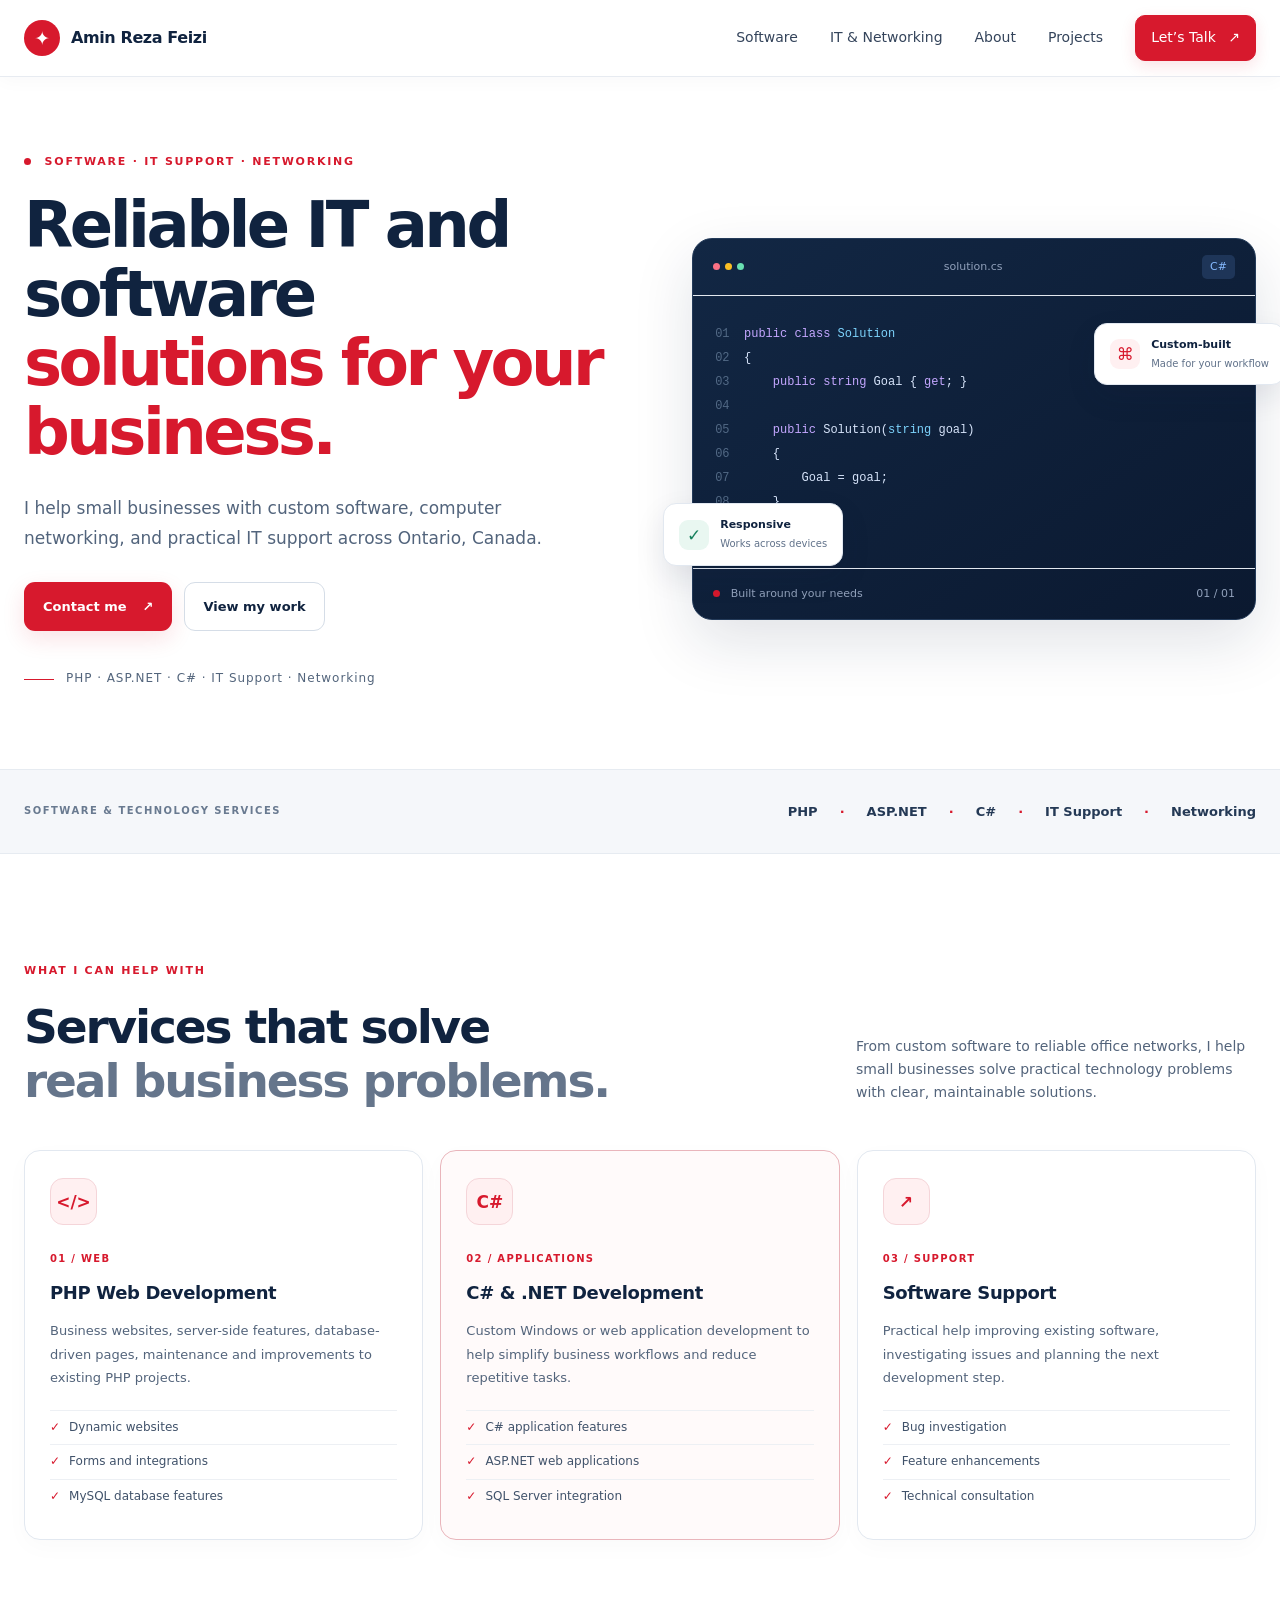
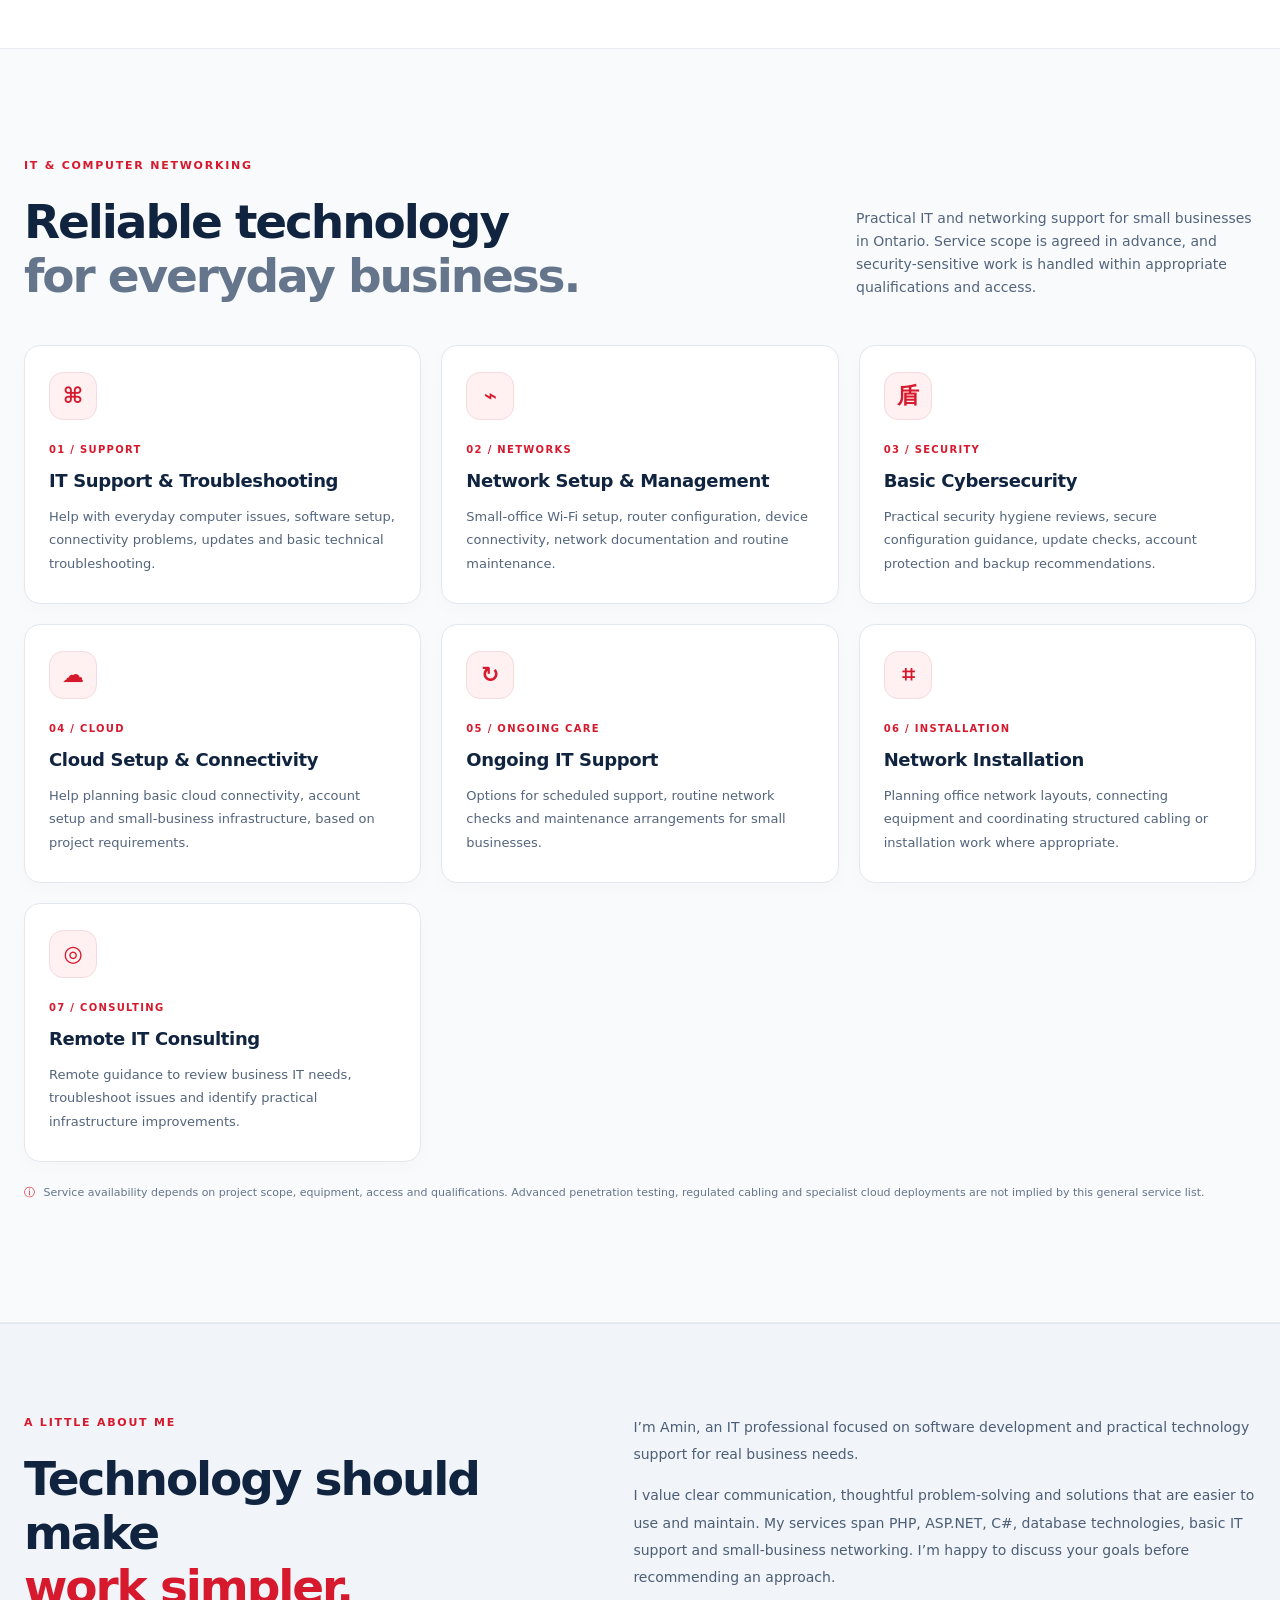
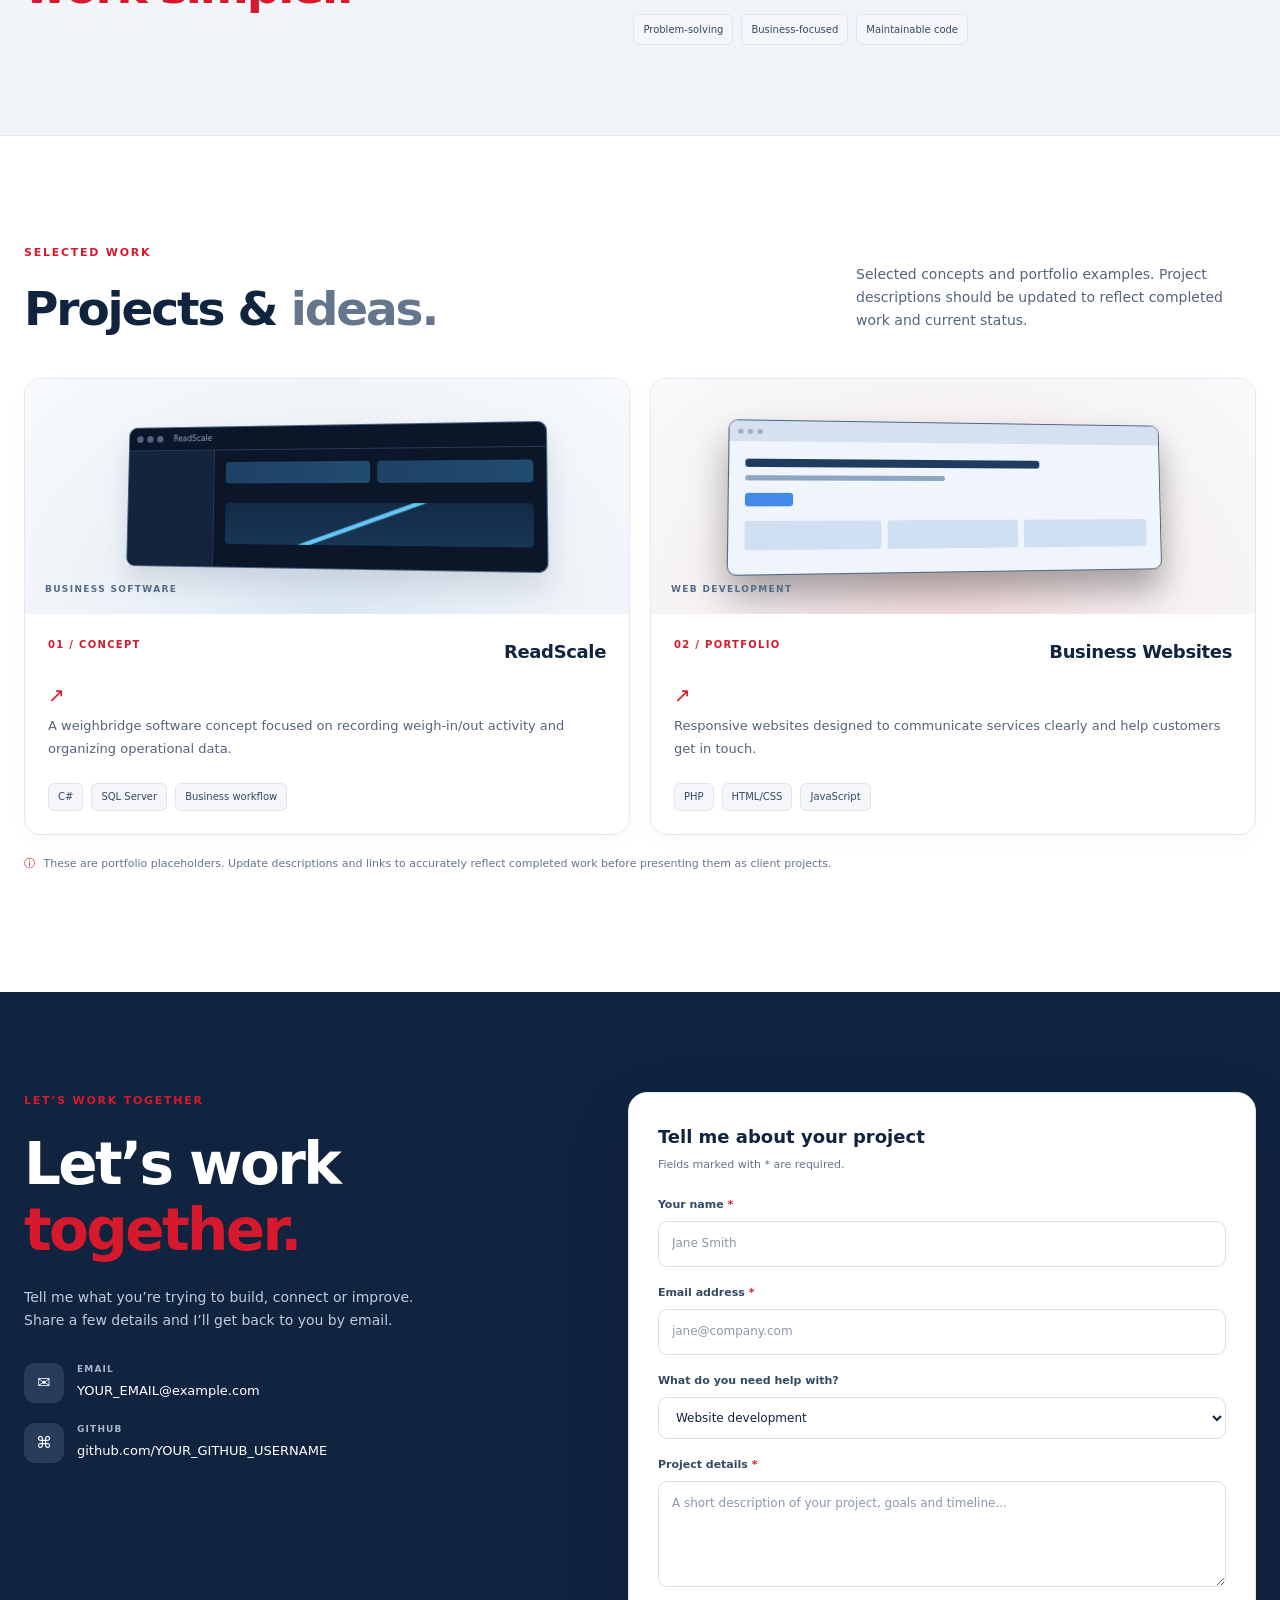
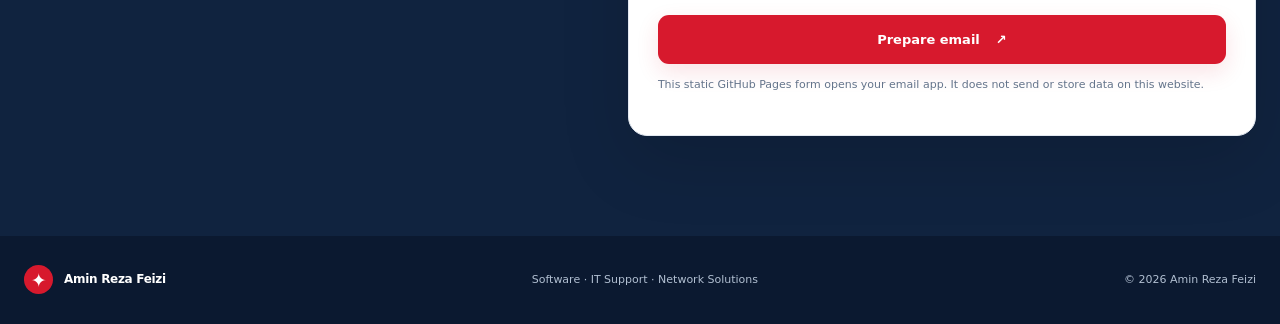
<file: index.html>
<!doctype html>
<html lang="en">
<head>
  <meta charset="utf-8">
  <meta name="viewport" content="width=device-width, initial-scale=1">
  <meta name="theme-color" content="#ffffff">
  <meta name="description" content="Software development, IT support, computer networking, and small-business technology services in Ontario, Canada.">
  <title>Amin Reza Feizi | Software & IT Solutions</title>
  <link rel="stylesheet" href="styles.css">
  <script defer src="script.js"></script>
</head>
<body>
  <a class="skip-link" href="#main">Skip to content</a>
  <header class="site-header">
    <nav class="nav container" aria-label="Main navigation">
      <a class="brand" href="#home" aria-label="Amin Reza Feizi home"><span class="brand-mark" aria-hidden="true">✦</span><span>Amin Reza Feizi</span></a>
      <button class="menu-toggle" aria-expanded="false" aria-controls="nav-links" aria-label="Open navigation"><span></span><span></span><span></span></button>
      <div class="nav-links" id="nav-links">
        <a href="#services">Software</a>
        <a href="#networking">IT & Networking</a>
        <a href="#about">About</a>
        <a href="#projects">Projects</a>
        <a href="#contact" class="nav-cta">Let’s Talk <span aria-hidden="true">↗</span></a>
      </div>
    </nav>
  </header>

  <main id="main">
    <section class="hero section container" id="home">
      <div class="hero-copy">
        <p class="eyebrow"><span class="status-dot"></span> SOFTWARE · IT SUPPORT · NETWORKING</p>
        <h1>Reliable IT and software<br><span class="gradient-text">solutions for your business.</span></h1>
        <p class="hero-intro">I help small businesses with custom software, computer networking, and practical IT support across Ontario, Canada.</p>
        <div class="hero-actions">
          <a class="button button-primary" href="#contact">Contact me <span aria-hidden="true">↗</span></a>
          <a class="button button-secondary" href="#projects">View my work</a>
        </div>
        <div class="hero-proof"><span class="proof-line"></span><p>PHP · ASP.NET · C# · IT Support · Networking</p></div>
      </div>
      <div class="code-card" aria-label="Illustrative code card">
        <div class="code-top"><div class="window-dots"><i></i><i></i><i></i></div><span>solution.cs</span><span class="code-badge">C#</span></div>
        <pre><code><span class="code-muted">01</span>  <span class="code-purple">public class</span> <span class="code-blue">Solution</span>
<span class="code-muted">02</span>  {
<span class="code-muted">03</span>      <span class="code-purple">public string</span> Goal { <span class="code-purple">get</span>; }
<span class="code-muted">04</span>
<span class="code-muted">05</span>      <span class="code-purple">public</span> Solution(<span class="code-blue">string</span> goal)
<span class="code-muted">06</span>      {
<span class="code-muted">07</span>          Goal = goal;
<span class="code-muted">08</span>      }
<span class="code-muted">09</span>  }</code></pre>
        <div class="code-bottom"><span><span class="status-dot"></span> Built around your needs</span><span>01 / 01</span></div>
        <div class="floating-chip chip-one"><span class="chip-icon">⌘</span><span><strong>Custom-built</strong><small>Made for your workflow</small></span></div>
        <div class="floating-chip chip-two"><span class="chip-icon chip-icon-green">✓</span><span><strong>Responsive</strong><small>Works across devices</small></span></div>
      </div>
    </section>

    <section class="trust-strip">
      <div class="container trust-inner"><span>SOFTWARE & TECHNOLOGY SERVICES</span><div class="tech-list"><span>PHP</span><b>·</b><span>ASP.NET</span><b>·</b><span>C#</span><b>·</b><span>IT Support</span><b>·</b><span>Networking</span></div></div>
    </section>

    <section class="section container" id="services">
      <div class="section-heading">
        <div><p class="eyebrow">WHAT I CAN HELP WITH</p><h2>Services that solve<br><span class="muted-heading">real business problems.</span></h2></div>
        <p class="section-summary">From custom software to reliable office networks, I help small businesses solve practical technology problems with clear, maintainable solutions.</p>
      </div>
      <div class="service-grid">
        <article class="service-card"><div class="service-icon">&lt;/&gt;</div><p class="card-number">01 / WEB</p><h3>PHP Web Development</h3><p>Business websites, server-side features, database-driven pages, maintenance and improvements to existing PHP projects.</p><ul><li>Dynamic websites</li><li>Forms and integrations</li><li>MySQL database features</li></ul></article>
        <article class="service-card service-featured"><div class="service-icon">C#</div><p class="card-number">02 / APPLICATIONS</p><h3>C# & .NET Development</h3><p>Custom Windows or web application development to help simplify business workflows and reduce repetitive tasks.</p><ul><li>C# application features</li><li>ASP.NET web applications</li><li>SQL Server integration</li></ul></article>
        <article class="service-card"><div class="service-icon">↗</div><p class="card-number">03 / SUPPORT</p><h3>Software Support</h3><p>Practical help improving existing software, investigating issues and planning the next development step.</p><ul><li>Bug investigation</li><li>Feature enhancements</li><li>Technical consultation</li></ul></article>
      </div>
    </section>


    <section class="section network-section" id="networking">
      <div class="container">
        <div class="section-heading">
          <div><p class="eyebrow">IT & COMPUTER NETWORKING</p><h2>Reliable technology<br><span class="muted-heading">for everyday business.</span></h2></div>
          <p class="section-summary">Practical IT and networking support for small businesses in Ontario. Service scope is agreed in advance, and security-sensitive work is handled within appropriate qualifications and access.</p>
        </div>
        <div class="network-grid">
          <article class="network-card"><span class="network-icon">⌘</span><p class="card-number">01 / SUPPORT</p><h3>IT Support & Troubleshooting</h3><p>Help with everyday computer issues, software setup, connectivity problems, updates and basic technical troubleshooting.</p></article>
          <article class="network-card"><span class="network-icon">⌁</span><p class="card-number">02 / NETWORKS</p><h3>Network Setup & Management</h3><p>Small-office Wi-Fi setup, router configuration, device connectivity, network documentation and routine maintenance.</p></article>
          <article class="network-card"><span class="network-icon">盾</span><p class="card-number">03 / SECURITY</p><h3>Basic Cybersecurity</h3><p>Practical security hygiene reviews, secure configuration guidance, update checks, account protection and backup recommendations.</p></article>
          <article class="network-card"><span class="network-icon">☁</span><p class="card-number">04 / CLOUD</p><h3>Cloud Setup & Connectivity</h3><p>Help planning basic cloud connectivity, account setup and small-business infrastructure, based on project requirements.</p></article>
          <article class="network-card"><span class="network-icon">↻</span><p class="card-number">05 / ONGOING CARE</p><h3>Ongoing IT Support</h3><p>Options for scheduled support, routine network checks and maintenance arrangements for small businesses.</p></article>
          <article class="network-card"><span class="network-icon">⌗</span><p class="card-number">06 / INSTALLATION</p><h3>Network Installation</h3><p>Planning office network layouts, connecting equipment and coordinating structured cabling or installation work where appropriate.</p></article>
          <article class="network-card"><span class="network-icon">◎</span><p class="card-number">07 / CONSULTING</p><h3>Remote IT Consulting</h3><p>Remote guidance to review business IT needs, troubleshoot issues and identify practical infrastructure improvements.</p></article>
        </div>
        <p class="project-note network-note"><span aria-hidden="true">ⓘ</span> Service availability depends on project scope, equipment, access and qualifications. Advanced penetration testing, regulated cabling and specialist cloud deployments are not implied by this general service list.</p>
      </div>
    </section>

    <section class="about-section" id="about">
      <div class="container about-grid">
        <div><p class="eyebrow">A LITTLE ABOUT ME</p><h2>Technology should make<br><span class="gradient-text">work simpler.</span></h2></div>
        <div class="about-copy"><p>I’m Amin, an IT professional focused on software development and practical technology support for real business needs.</p><p>I value clear communication, thoughtful problem-solving and solutions that are easier to use and maintain. My services span PHP, ASP.NET, C#, database technologies, basic IT support and small-business networking. I’m happy to discuss your goals before recommending an approach.</p><div class="about-tags"><span>Problem-solving</span><span>Business-focused</span><span>Maintainable code</span></div></div>
      </div>
    </section>

    <section class="section container" id="projects">
      <div class="section-heading">
        <div><p class="eyebrow">SELECTED WORK</p><h2>Projects & <span class="muted-heading">ideas.</span></h2></div>
        <p class="section-summary">Selected concepts and portfolio examples. Project descriptions should be updated to reflect completed work and current status.</p>
      </div>
      <div class="project-grid">
        <article class="project-card"><div class="project-visual visual-scale"><div class="mini-window"><div class="mini-window-bar"><i></i><i></i><i></i><span>ReadScale</span></div><div class="mini-dashboard"><div class="mini-side"></div><div class="mini-content"><span></span><span></span><div class="mini-chart"></div></div></div></div><span class="visual-label">BUSINESS SOFTWARE</span></div><div class="project-info"><div><p class="card-number">01 / CONCEPT</p><h3>ReadScale</h3></div><span class="project-arrow">↗</span><p>A weighbridge software concept focused on recording weigh-in/out activity and organizing operational data.</p><div class="project-tags"><span>C#</span><span>SQL Server</span><span>Business workflow</span></div></div></article>
        <article class="project-card"><div class="project-visual visual-web"><div class="browser-mock"><div class="browser-top"><i></i><i></i><i></i></div><div class="browser-body"><div class="browser-line"></div><div class="browser-line short"></div><div class="browser-button"></div><div class="browser-blocks"><i></i><i></i><i></i></div></div></div><span class="visual-label">WEB DEVELOPMENT</span></div><div class="project-info"><div><p class="card-number">02 / PORTFOLIO</p><h3>Business Websites</h3></div><span class="project-arrow">↗</span><p>Responsive websites designed to communicate services clearly and help customers get in touch.</p><div class="project-tags"><span>PHP</span><span>HTML/CSS</span><span>JavaScript</span></div></div></article>
      </div>
      <p class="project-note"><span aria-hidden="true">ⓘ</span> These are portfolio placeholders. Update descriptions and links to accurately reflect completed work before presenting them as client projects.</p>
    </section>

    <section class="contact-section" id="contact">
      <div class="container contact-grid">
        <div class="contact-copy"><p class="eyebrow">LET’S WORK TOGETHER</p><h2>Let’s work<br><span class="gradient-text">together.</span></h2><p>Tell me what you’re trying to build, connect or improve. Share a few details and I’ll get back to you by email.</p><div class="contact-direct"><span class="direct-icon">✉</span><div><small>EMAIL</small><a id="email-link" href="mailto:YOUR_EMAIL@example.com">YOUR_EMAIL@example.com</a></div></div><div class="contact-direct"><span class="direct-icon">⌘</span><div><small>GITHUB</small><a id="github-link" href="https://github.com/YOUR_GITHUB_USERNAME" target="_blank" rel="noopener noreferrer">github.com/YOUR_GITHUB_USERNAME</a></div></div></div>
        <form class="contact-form" id="contact-form">
          <div class="form-heading"><h3>Tell me about your project</h3><p>Fields marked with * are required.</p></div>
          <label for="name">Your name <span>*</span></label><input id="name" name="name" autocomplete="name" required placeholder="Jane Smith">
          <label for="email">Email address <span>*</span></label><input id="email" name="email" type="email" autocomplete="email" required placeholder="jane@company.com">
          <label for="service">What do you need help with?</label><select id="service" name="service"><option value="Website development">Website development</option><option value="C# / .NET application">C# / .NET application</option><option value="PHP development">PHP development</option><option value="Bug fix or improvement">Bug fix or improvement</option><option value="IT support and troubleshooting">IT support and troubleshooting</option><option value="Network setup and maintenance">Network setup and maintenance</option><option value="Basic cybersecurity guidance">Basic cybersecurity guidance</option><option value="Cloud setup or IT consulting">Cloud setup or IT consulting</option><option value="Other">Other</option></select>
          <label for="message">Project details <span>*</span></label><textarea id="message" name="message" rows="4" required placeholder="A short description of your project, goals and timeline..."></textarea>
          <button class="button button-primary form-submit" type="submit">Prepare email <span aria-hidden="true">↗</span></button>
          <p class="form-hint">This static GitHub Pages form opens your email app. It does not send or store data on this website.</p>
          <p class="form-status" id="form-status" role="status" aria-live="polite"></p>
        </form>
      </div>
    </section>
  </main>

  <footer class="site-footer"><div class="container footer-inner"><a class="brand footer-brand" href="#home"><span class="brand-mark" aria-hidden="true">✦</span><span>Amin Reza Feizi</span></a><p>Software · IT Support · Network Solutions</p><span>© <span id="year"></span> Amin Reza Feizi</span></div></footer>
</body>
</html>
</file>
<file: styles.css>
:root{--bg:#080e1d;--bg2:#0b1427;--panel:#101d33;--panel2:#13223b;--text:#f4f7ff;--muted:#a5b2c9;--line:rgba(167,190,225,.15);--blue:#60a5fa;--cyan:#67e8f9;--green:#68e0b1;--radius:20px;--max:1160px}*{box-sizing:border-box}html{scroll-behavior:smooth;scroll-padding-top:90px}body{margin:0;background:var(--bg);color:var(--text);font-family:Inter,ui-sans-serif,system-ui,-apple-system,BlinkMacSystemFont,"Segoe UI",sans-serif;line-height:1.65;-webkit-font-smoothing:antialiased}a{color:inherit;text-decoration:none}button,input,textarea,select{font:inherit}.container{width:min(var(--max),calc(100% - 48px));margin-inline:auto}.section{padding-block:108px}.site-header{position:sticky;top:0;z-index:20;background:rgba(8,14,29,.82);backdrop-filter:blur(18px);border-bottom:1px solid var(--line)}.nav{height:76px;display:flex;align-items:center;justify-content:space-between}.brand{display:inline-flex;align-items:center;gap:11px;font-weight:750;letter-spacing:-.025em}.brand-mark{display:grid;place-items:center;width:34px;height:34px;border-radius:10px;background:linear-gradient(135deg,#3b82f6,#67e8f9);color:#061226;font-size:12px;font-weight:900}.nav-links{display:flex;align-items:center;gap:32px;color:#c3cde0;font-size:14px}.nav-links a:hover{color:white}.nav-cta{padding:10px 15px;border:1px solid var(--line);border-radius:10px;color:#fff!important}.nav-cta span{color:var(--cyan);margin-left:8px}.menu-toggle{display:none;background:none;border:0;padding:8px}.menu-toggle span{display:block;width:23px;height:2px;background:#fff;margin:5px}.hero{min-height:630px;display:grid;grid-template-columns:1.05fr .95fr;align-items:center;gap:60px;padding-top:90px;padding-bottom:100px}.eyebrow{font-size:11px;letter-spacing:.16em;font-weight:800;color:#91a8ca;margin:0 0 20px}.status-dot{display:inline-block;width:7px;height:7px;background:var(--green);border-radius:50%;margin-right:8px;box-shadow:0 0 12px #68e0b177}.hero h1{font-size:clamp(42px,5vw,66px);line-height:1.08;letter-spacing:-.055em;margin:0;font-weight:780}.gradient-text{background:linear-gradient(100deg,#7cb8ff 5%,#7ce7ef 95%);-webkit-background-clip:text;background-clip:text;color:transparent}.hero-intro{font-size:17px;max-width:520px;color:#b0bdd2;margin:25px 0 28px;line-height:1.8}.hero-actions{display:flex;flex-wrap:wrap;gap:12px}.button{display:inline-flex;align-items:center;justify-content:center;gap:16px;border:1px solid transparent;border-radius:11px;padding:13px 18px;font-weight:700;font-size:13px;cursor:pointer;transition:transform .2s,background .2s}.button:hover{transform:translateY(-2px)}.button-primary{background:#5b9cff;color:#061226;box-shadow:0 8px 28px #3b82f629}.button-primary:hover{background:#82b5ff}.button-secondary{border-color:#34435c;color:#e0e8f6;background:#0d172a}.hero-proof{display:flex;align-items:center;gap:12px;margin-top:38px;color:#7f91ad;font-size:12px;letter-spacing:.08em}.hero-proof p{margin:0}.proof-line{width:30px;height:1px;background:#526784}.code-card{position:relative;background:linear-gradient(145deg,#111f37,#0c1527);border:1px solid #283955;border-radius:20px;box-shadow:0 30px 80px #0005;transform:translateY(8px)}.code-top,.code-bottom{display:flex;align-items:center;justify-content:space-between;padding:16px 20px;color:#91a1bb;font-size:11px;border-bottom:1px solid var(--line)}.window-dots{display:flex;gap:5px}.window-dots i,.browser-top i,.mini-window-bar i{display:block;width:7px;height:7px;border-radius:50%;background:#536681}.window-dots i:first-child{background:#fb7185}.window-dots i:nth-child(2){background:#fbbf24}.window-dots i:nth-child(3){background:#68e0b1}.code-badge{padding:3px 8px;background:#1e3558;color:#86baff;border-radius:5px}.code-card pre{overflow:auto;margin:0;padding:26px 22px 30px;font-size:12px;line-height:2;color:#d7e4fa}.code-muted{color:#526985;user-select:none}.code-purple{color:#c4a7ff}.code-blue{color:#7dd3fc}.code-bottom{border-top:1px solid var(--line);border-bottom:0}.code-bottom .status-dot{margin-right:7px}.floating-chip{position:absolute;display:flex;align-items:center;gap:11px;padding:12px 15px;border-radius:13px;background:#14243c;border:1px solid #344966;box-shadow:0 15px 40px #0005}.floating-chip strong,.floating-chip small{display:block}.floating-chip strong{font-size:11px}.floating-chip small{font-size:10px;color:#8fa1bc;margin-top:2px}.chip-one{top:22%;right:-30px}.chip-two{bottom:14%;left:-30px}.chip-icon{display:grid;place-items:center;width:30px;height:30px;border-radius:9px;background:#1d3d68;color:#91c2ff;font-size:17px}.chip-icon-green{background:#173e3b;color:#68e0b1}.trust-strip{border-block:1px solid var(--line);background:#0a1222}.trust-inner{min-height:83px;display:flex;align-items:center;justify-content:space-between;gap:25px}.trust-inner>span{font-size:10px;letter-spacing:.15em;color:#7185a4;font-weight:800}.tech-list{display:flex;align-items:center;gap:22px;color:#c6d3e7;font-size:13px;font-weight:650}.tech-list b{color:#45617f}.section-heading{display:flex;align-items:end;justify-content:space-between;gap:45px;margin-bottom:42px}.section-heading h2,.about-grid h2,.contact-copy h2{font-size:clamp(34px,4vw,47px);line-height:1.15;letter-spacing:-.045em;margin:0}.muted-heading{color:#71839f}.section-summary{max-width:400px;color:var(--muted);font-size:14px;margin:0 0 4px}.service-grid{display:grid;grid-template-columns:repeat(3,1fr);gap:17px}.service-card{padding:27px 25px 25px;background:linear-gradient(145deg,#101b30,#0d1728);border:1px solid var(--line);border-radius:var(--radius);min-height:355px}.service-featured{border-color:#3b6fa6;background:linear-gradient(145deg,#122747,#0d192d)}.service-icon{display:grid;place-items:center;width:47px;height:47px;border-radius:13px;background:#1a2e4b;border:1px solid #2d4568;color:#8bc4ff;font-size:17px;font-weight:800;margin-bottom:26px}.card-number{font-size:10px;letter-spacing:.13em;color:#7187a7;font-weight:800;margin:0 0 10px}.service-card h3,.project-info h3{font-size:18px;letter-spacing:-.02em;margin:0 0 12px}.service-card>p:not(.card-number){font-size:13px;color:#9fadc3;line-height:1.8;margin:0}.service-card ul{padding:0;margin:20px 0 0;list-style:none;color:#c7d3e5;font-size:12px}.service-card li{padding:7px 0;border-top:1px solid #ffffff0c}.service-card li:before{content:"✓";color:#6eddb2;margin-right:9px}.about-section{background:linear-gradient(110deg,#0d182c,#0b1324);border-block:1px solid var(--line);padding-block:90px}.about-grid{display:grid;grid-template-columns:.9fr 1.1fr;gap:100px;align-items:start}.about-copy{color:#aab8ce;font-size:14px;line-height:1.95}.about-copy p:first-child{margin-top:0}.about-tags,.project-tags{display:flex;gap:8px;flex-wrap:wrap;margin-top:22px}.about-tags span,.project-tags span{font-size:10px;padding:5px 9px;border:1px solid #2d415e;border-radius:6px;color:#a9c5e8;background:#12213a}.project-grid{display:grid;grid-template-columns:repeat(2,1fr);gap:20px}.project-card{overflow:hidden;border:1px solid var(--line);border-radius:var(--radius);background:#0d1728}.project-visual{height:235px;position:relative;display:grid;place-items:center;overflow:hidden;background:radial-gradient(ellipse at 50% 100%,#1d4b74 0%,#11223c 48%,#0d1729 100%)}.visual-web{background:radial-gradient(ellipse at 50% 100%,#254b73 0%,#17263f 48%,#0d1729 100%)}.mini-window{width:70%;height:145px;border:1px solid #4c6586;border-radius:9px;background:#0b1629;overflow:hidden;box-shadow:0 20px 35px #0005;transform:perspective(600px) rotateY(-8deg) rotateX(3deg)}.mini-window-bar{height:24px;display:flex;align-items:center;gap:4px;padding:0 8px;border-bottom:1px solid #273a55;color:#94a8c5;font-size:8px}.mini-window-bar span{margin-left:7px}.mini-dashboard{display:flex;height:120px}.mini-side{width:22%;background:#13243c;border-right:1px solid #253751}.mini-content{flex:1;padding:12px;display:grid;grid-template-columns:1fr 1fr;gap:7px}.mini-content>span{height:22px;border-radius:4px;background:linear-gradient(90deg,#1e4165,#214c70)}.mini-chart{grid-column:1/3;height:42px;border-radius:4px;background:linear-gradient(160deg,transparent 45%,#65c7f4 46%,#65c7f4 48%,transparent 49%),linear-gradient(180deg,#122b47,#183654)}.visual-label{position:absolute;bottom:17px;left:20px;color:#8ca8cb;font-size:9px;letter-spacing:.15em;font-weight:800}.browser-mock{width:72%;height:150px;border:1px solid #4c6586;border-radius:9px;background:#f0f5fc;overflow:hidden;box-shadow:0 20px 35px #0005;transform:perspective(600px) rotateY(7deg) rotateX(3deg)}.browser-top{height:20px;background:#d6e1ef;display:flex;gap:4px;align-items:center;padding:0 8px}.browser-top i{width:5px;height:5px;background:#9aaec7}.browser-body{padding:17px 15px}.browser-line{height:8px;width:72%;border-radius:3px;background:#203b60;margin-bottom:8px}.browser-line.short{width:48%;height:5px;background:#8ea4c0}.browser-button{width:45px;height:13px;border-radius:3px;background:#4389e7;margin-top:12px}.browser-blocks{display:flex;gap:6px;margin-top:14px}.browser-blocks i{height:28px;flex:1;border-radius:3px;background:#d0e0f2}.project-info{padding:23px}.project-info>div:first-child{display:flex;justify-content:space-between;align-items:start}.project-arrow{color:#76baff;font-size:20px}.project-info>p:not(.card-number){color:#9eacc1;font-size:13px;line-height:1.8;margin:2px 0 0}.project-note{font-size:11px;color:#8192ad;margin-top:20px}.project-note span{color:#7cb8ff;margin-right:5px}.contact-section{padding-block:100px;background:linear-gradient(115deg,#0e1b30,#0a1324);border-top:1px solid var(--line)}.contact-grid{display:grid;grid-template-columns:.9fr 1.1fr;gap:90px;align-items:start}.contact-copy h2{font-size:clamp(42px,5vw,58px)}.contact-copy>p:not(.eyebrow){max-width:390px;color:#a3b2c8;font-size:14px;margin:22px 0 30px}.contact-direct{display:flex;align-items:center;gap:13px;margin-top:19px}.direct-icon{display:grid;place-items:center;width:40px;height:40px;border-radius:11px;background:#142945;color:#8dc4ff}.contact-direct small{display:block;color:#7388a7;letter-spacing:.13em;font-size:9px;font-weight:800}.contact-direct a{font-size:13px;color:#d9e7f8;overflow-wrap:anywhere}.contact-form{padding:29px;background:#0e192b;border:1px solid #283b56;border-radius:19px;box-shadow:0 25px 70px #0002}.form-heading h3{font-size:18px;margin:0 0 4px}.form-heading p,.form-hint{font-size:11px;color:#7f91ad;margin:0 0 22px}.contact-form label{display:block;font-size:11px;font-weight:700;color:#c6d2e4;margin:17px 0 7px}.contact-form label span{color:#78baff}.contact-form input,.contact-form textarea,.contact-form select{width:100%;border:1px solid #2a3d59;background:#0a1425;color:#e9f1fc;border-radius:9px;padding:12px 13px;font-size:12px;outline:none}.contact-form input:focus,.contact-form textarea:focus,.contact-form select:focus{border-color:#5b9cff;box-shadow:0 0 0 3px #5b9cff1c}.contact-form textarea{resize:vertical;min-height:100px}.contact-form input::placeholder,.contact-form textarea::placeholder{color:#62758f}.form-submit{width:100%;margin-top:20px}.form-hint{line-height:1.6;margin:12px 0 0}.form-status{font-size:12px;color:#81c8ff}.site-footer{border-top:1px solid var(--line);background:#080e1b}.footer-inner{min-height:88px;display:flex;align-items:center;justify-content:space-between;gap:20px;color:#71839f;font-size:11px}.footer-brand{color:#dce6f5;font-size:12px}.footer-brand .brand-mark{width:29px;height:29px}.skip-link{position:absolute;left:-999px;top:0;background:#fff;color:#000;padding:10px;z-index:100}.skip-link:focus{left:10px;top:10px}@media(max-width:900px){.hero{gap:38px;grid-template-columns:1fr 1fr}.hero h1{font-size:clamp(40px,5.5vw,56px)}.chip-one{right:-10px}.chip-two{left:-10px}.section{padding-block:80px}.about-grid,.contact-grid{gap:45px}.trust-inner{align-items:flex-start;justify-content:center;flex-direction:column;padding-block:22px;gap:10px}}@media(max-width:700px){.container{width:min(var(--max),calc(100% - 34px))}.nav{height:68px}.menu-toggle{display:block}.nav-links{display:none;position:absolute;top:68px;left:0;right:0;padding:18px 24px 22px;background:#0b1427;border-bottom:1px solid var(--line);flex-direction:column;align-items:stretch;gap:16px}.nav-links.open{display:flex}.nav-cta{text-align:center}.hero{grid-template-columns:1fr;padding-top:65px;padding-bottom:75px;gap:55px}.hero h1{font-size:clamp(42px,11vw,58px)}.hero-intro{font-size:15px}.code-card{margin:0 8px}.floating-chip{padding:9px 11px}.chip-one{right:-8px}.chip-two{left:-8px}.trust-inner>span{font-size:9px}.tech-list{gap:10px;flex-wrap:wrap;font-size:11px}.section-heading{display:block}.section-summary{margin-top:20px}.service-grid{grid-template-columns:1fr}.service-card{min-height:0}.about-section{padding-block:70px}.about-grid,.contact-grid{grid-template-columns:1fr;gap:30px}.about-grid h2,.section-heading h2{font-size:38px}.project-grid{grid-template-columns:1fr}.project-visual{height:210px}.contact-section{padding-block:75px}.contact-form{padding:22px}.footer-inner{padding-block:22px;flex-wrap:wrap;justify-content:flex-start}.footer-inner>p{width:100%;order:3;margin:0}.footer-inner>span{margin-left:auto}}@media(prefers-reduced-motion:reduce){html{scroll-behavior:auto}*,*::before,*::after{transition:none!important;animation:none!important}}

/* Canadian-inspired light theme: white canvas, navy typography, maple red accents */
:root{--bg:#ffffff;--bg2:#f7f9fc;--panel:#ffffff;--panel2:#f5f7fa;--text:#10233f;--muted:#52647c;--line:#e3e8ef;--blue:#d7192d;--cyan:#d7192d;--green:#16805d;--radius:16px;--max:1240px}
body{background:#fff;color:#10233f}
.site-header{background:rgba(255,255,255,.94);border-bottom:1px solid #e7ebf1;box-shadow:0 3px 18px #10233f08}
.brand{color:#10233f}.brand-mark{background:#d7192d;color:#fff;border-radius:50%;font-size:0;width:36px;height:36px;position:relative}.brand-mark:after{content:"✦";font-size:19px;color:#fff}
.nav-links{color:#34445b}.nav-links a:hover{color:#d7192d}.nav-cta{background:#d7192d;color:#fff!important;border-color:#d7192d;box-shadow:0 5px 15px #d7192d20}.nav-cta span{color:#fff}
.eyebrow{color:#d7192d}.status-dot{background:#d7192d;box-shadow:none}.hero{min-height:580px;padding-top:76px;padding-bottom:80px;gap:45px}.hero h1{color:#10233f}.gradient-text{background:none;color:#d7192d;-webkit-text-fill-color:#d7192d}.hero-intro{color:#52647c}.hero-proof{color:#53657c}.proof-line{background:#d7192d}
.code-card{background:linear-gradient(145deg,#122744,#0b1930);border:1px solid #243b5a;box-shadow:0 22px 60px #10233f20}.floating-chip{background:#fff;border:1px solid #e2e8f0;box-shadow:0 12px 30px #10233f18;color:#10233f}.floating-chip small{color:#61728a}.chip-icon{background:#fff0f1;color:#d7192d}.chip-icon-green{background:#e9f7f1;color:#16805d}
.trust-strip{background:#f5f7fa;border-block:1px solid #e6ebf1}.trust-inner>span{color:#697a90}.tech-list{color:#243955}.tech-list b{color:#d7192d}
.section-heading h2,.about-grid h2,.contact-copy h2{color:#10233f}.muted-heading{color:#65758b}.section-summary{color:#53647b}
.service-card,.service-featured{background:#fff;border:1px solid #e2e8f0;box-shadow:0 7px 24px #10233f06}.service-card:hover,.network-card:hover,.project-card:hover{border-color:#e7a2aa;box-shadow:0 12px 30px #10233f0b;transform:translateY(-2px)}.service-featured{border-color:#e9b5bb;background:#fffafa}.service-icon{background:#fff0f1;border:1px solid #f5d5d9;color:#d7192d}.card-number{color:#d7192d}.service-card h3,.project-info h3{color:#10233f}.service-card>p:not(.card-number){color:#53647b}.service-card ul{color:#40526a}.service-card li{border-top:1px solid #edf0f4}.service-card li:before{color:#d7192d}
.network-section{background:#f8fafc;border-block:1px solid #e8edf3}.network-card{background:#fff;border:1px solid #e2e8f0;border-radius:var(--radius);box-shadow:0 6px 20px #10233f05}.network-card h3{color:#10233f}.network-card>p:not(.card-number){color:#53647b}.network-icon{background:#fff0f1;color:#d7192d;border:1px solid #f6dadd}.network-note{color:#65758b}.network-note span,.project-note span{color:#d7192d}
.about-section{background:#f1f4f8;border-block:1px solid #e2e8f0}.about-copy{color:#4c5e76}.about-tags span,.project-tags span{border-color:#e0e6ed;color:#334964;background:#f4f6f9}
.project-card{background:#fff;border-color:#e2e8f0;box-shadow:0 7px 22px #10233f06}.project-visual{background:radial-gradient(ellipse at 50% 100%,#dbe7f3 0%,#edf2f8 48%,#f8fafc 100%)}.visual-web{background:radial-gradient(ellipse at 50% 100%,#f9dfe2 0%,#f6f0f1 48%,#f8fafc 100%)}.mini-window{box-shadow:0 15px 28px #10233f20}.visual-label{color:#536b87}.project-info>p:not(.card-number){color:#53647b}.project-arrow{color:#d7192d}.project-note{color:#65758b}
.contact-section{background:#10233f;border-top:0}.contact-copy h2{color:#fff}.contact-copy>p:not(.eyebrow){color:#c0ccdc}.contact-direct small{color:#a7b7cc}.contact-direct a{color:#fff}.direct-icon{background:#263c59;color:#fff}.contact-form{background:#fff;border:1px solid #e2e8f0;box-shadow:0 25px 70px #0002}.form-heading h3{color:#10233f}.form-heading p,.form-hint{color:#64748b}.contact-form label{color:#334964}.contact-form label span{color:#d7192d}.contact-form input,.contact-form textarea,.contact-form select{border:1px solid #d8e0e9;background:#fff;color:#10233f}.contact-form input:focus,.contact-form textarea:focus,.contact-form select:focus{border-color:#d7192d;box-shadow:0 0 0 3px #d7192d18}.contact-form input::placeholder,.contact-form textarea::placeholder{color:#8a98aa}.button-primary{background:#d7192d;color:#fff;box-shadow:0 8px 22px #d7192d20}.button-primary:hover{background:#b91527}.button-secondary{border-color:#d5dde7;color:#10233f;background:#fff}.form-status{color:#16764f}
.site-footer{background:#0b1930;border-top:0}.footer-inner{color:#b1bfd1}.footer-brand{color:#fff}.footer-brand .brand-mark{background:#d7192d}
@media(max-width:700px){.nav-links{background:#fff;border-bottom:1px solid #e3e8ef;box-shadow:0 12px 20px #10233f0c}.menu-toggle span{background:#10233f}.hero{padding-top:54px}.hero-proof{letter-spacing:0}.code-card{margin-inline:8px}}

/* Spacing and responsive layout fix for networking service cards */
.network-grid{display:grid;grid-template-columns:repeat(3,minmax(0,1fr));gap:20px;align-items:stretch}
.network-card{min-width:0;padding:26px 24px 28px;min-height:235px;transition:transform .2s ease,box-shadow .2s ease,border-color .2s ease}
.network-icon{display:grid;place-items:center;width:48px;height:48px;border-radius:14px;margin-bottom:22px;font-size:22px;font-weight:750}
.network-card .card-number{margin:0 0 10px}
.network-card h3{font-size:18px;line-height:1.35;letter-spacing:-.02em;margin:0 0 12px}
.network-card>p:not(.card-number){font-size:13px;line-height:1.8;margin:0}
.network-note{margin-top:22px;line-height:1.7;font-size:11px}
@media(max-width:900px){.network-grid{grid-template-columns:repeat(2,minmax(0,1fr));gap:16px}.network-card{padding:23px;min-height:220px}}
@media(max-width:700px){.network-grid{grid-template-columns:1fr;gap:15px}.network-card{padding:22px;min-height:0}.network-icon{margin-bottom:18px}.network-card h3{font-size:17px}}
</file>
